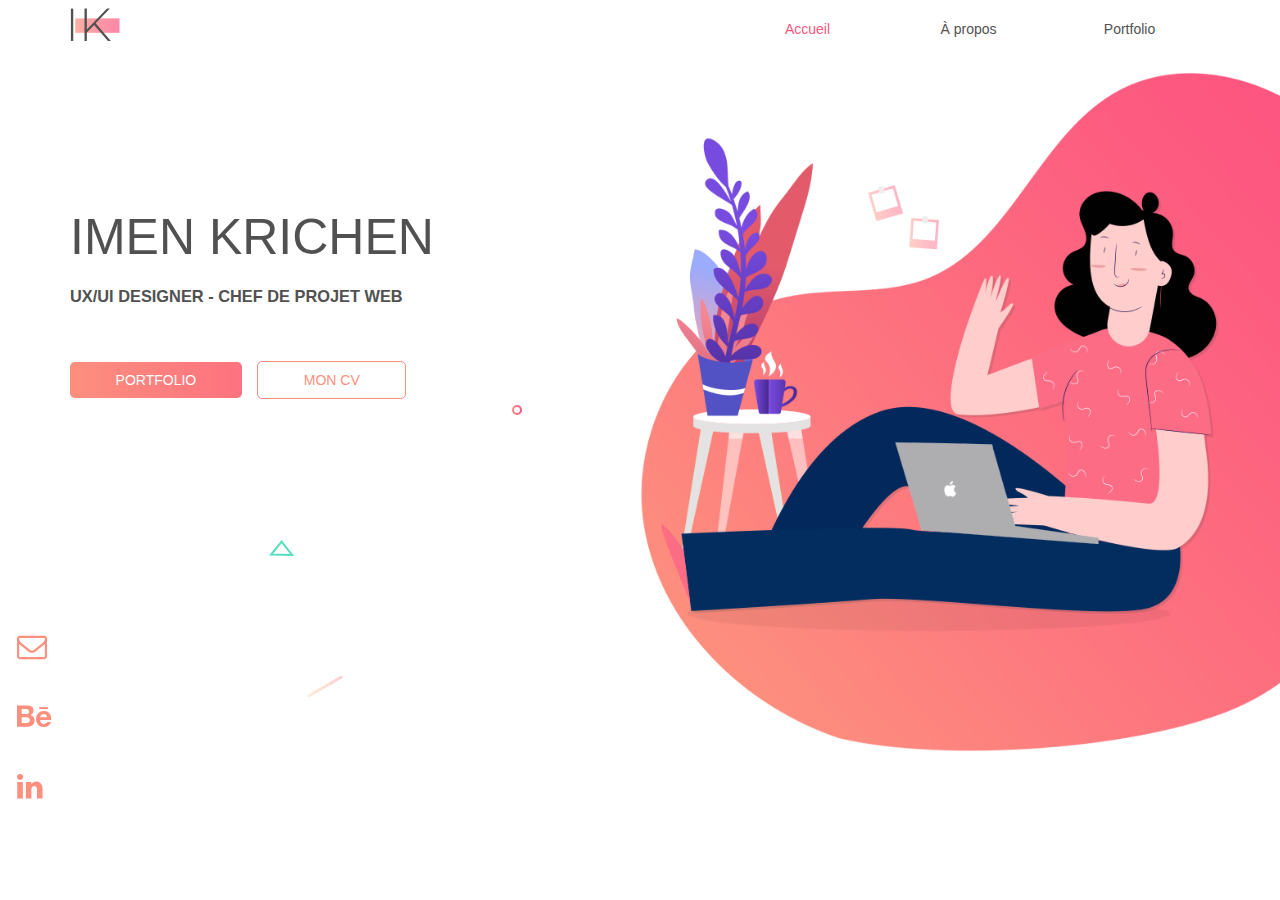
<file: index.html>
<!DOCTYPE html>
<html xmlns="http://www.w3.org/1999/xhtml" xml:lang="fr" lang="fr">
	<head>
		<meta charset="UTF-8" />
		<title>PORTFOLIO - IMEN KRICHEN</title>
		<link rel="shortcut icon" type="image/png" href="images/favicon.png" />
		<link rel="stylesheet" href="fonts/font-awesome/css/font-awesome.min.css">
		<link href="css/style.css" rel="stylesheet" type="text/css">
	</head>
	<body>
		<header class="container">
			<a href="index.html" title="Accueil" class="lienMenu"><img src="images/logo.svg" alt="logo"></a>
			<nav>
				<input type="checkbox" class="menu-checkbox menu-btn" id="menu-btn" />
				<label class="menu-icon" for="menu-btn"><span class="fa fa-bars"></span></label>
				<ul class="menu">
					<li><a href="index.html" title="Accueil" class="lienMenu menuActif">Accueil</a></li>
					<li><a href="Apropos.html" title="Àpropos" class="lienMenu">À propos</a></li>
					<li><a href="portfolio.html" title="Portfolio" class="lienMenu">Portfolio</a></li>
				</ul>
			</nav>
		</header>
		<section class="homeBanner">
			<div class="homeBanner--content container">
				<h1 class="text-uppercase">Imen KRICHEN</h1>
				<h3 class="text-uppercase">UX/UI Designer - Chef de projet web </h3>
				<a class="btn-primary" href="portfolio.html"><span>Portfolio</span></a>
				<a class="btn-secondary" href="images/cvIMENKRICHEN.pdf"><span>Mon CV</span></a>

			</div>
		</section>
		<section class="socialIcon">
			<a href="mailto:krichenimen1@gmail.com">
				<i class="fa fa-envelope-o" aria-hidden="true"></i>
			</a>
			<a href="https://www.behance.net/krichenimen">
				<i class="fa fa-behance" aria-hidden="true"></i>
			</a>
			<a href="https://www.linkedin.com/in/imen-krichen/">
				<i class="fa fa-linkedin" aria-hidden="true"></i>
			</a>
		</section>
		<section>
            <img class="shape_1" alt="ShapeAnimation" src="images/shapes/shape_1.svg">
            <img class="shape_2" alt="ShapeAnimation" src="images/shapes/shape_2.svg">
            <img class="shape_3" alt="ShapeAnimation" src="images/shapes/shape_3.svg">
		</section>
	</body>
</html>
</file>
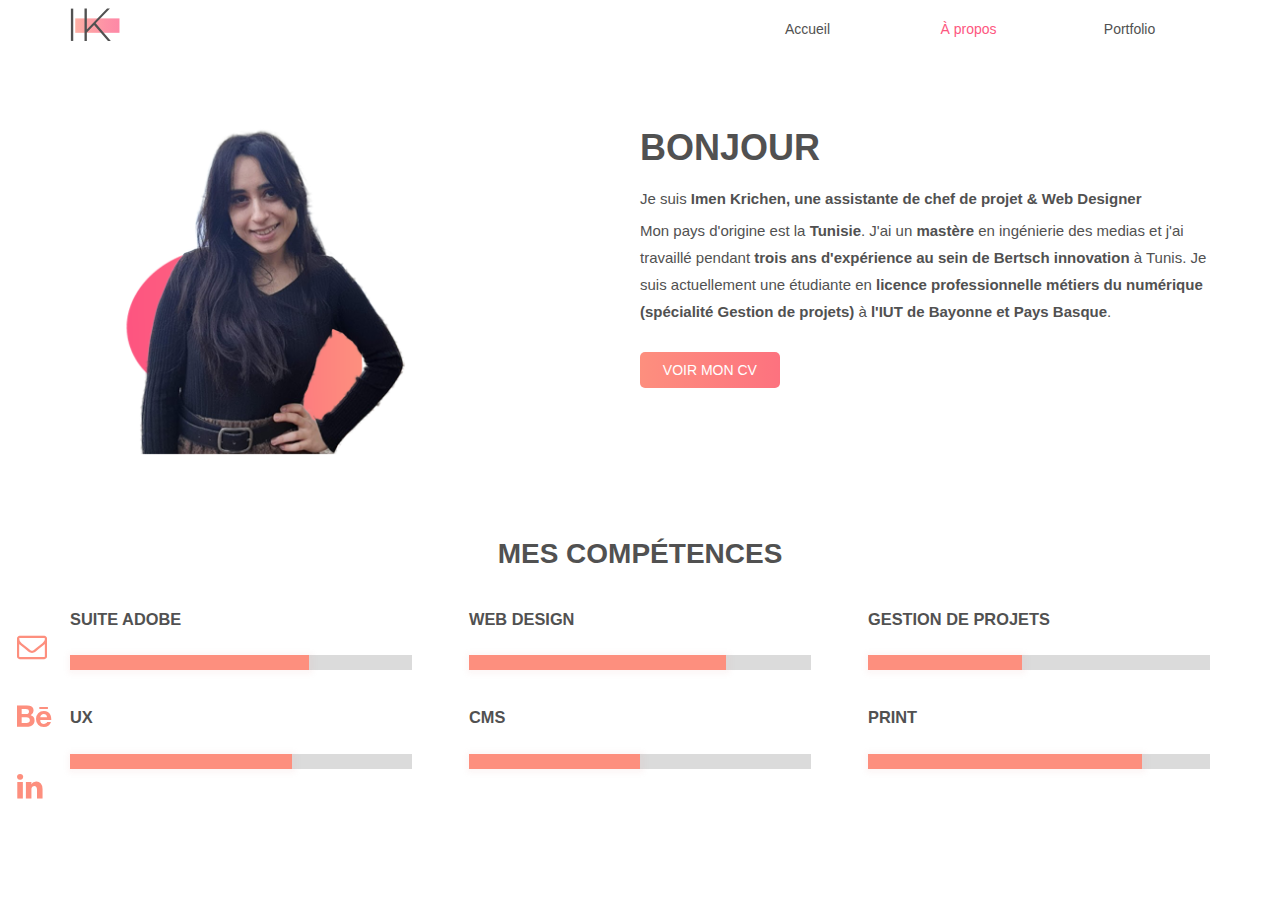
<file: Apropos.html>
<!DOCTYPE html>
<html xmlns="http://www.w3.org/1999/xhtml" xml:lang="fr" lang="fr">
	<head>
		<meta charset="UTF-8" />
		<title>PORTFOLIO - IMEN KRICHEN</title>
		<link rel="shortcut icon" type="image/png" href="images/favicon.png" />
		<link rel="stylesheet" href="fonts/font-awesome/css/font-awesome.min.css">
		<link href="css/style.css" rel="stylesheet" type="text/css">
	</head>
	<body>
		<header class="container">
			<a href="index.html" title="Accueil" class="lienMenu"><img src="images/logo.svg" alt="logo"></a>
			<nav>
				<input type="checkbox" class="menu-checkbox menu-btn" id="menu-btn" />
				<label class="menu-icon" for="menu-btn"><span class="fa fa-bars"></span></label>
				<ul class="menu">
					<li><a href="index.html" title="Accueil" class="lienMenu">Accueil</a></li>
					<li><a href="Apropos.html" title="Àpropos" class="lienMenu menuActif">À
							propos</a></li>
					<li><a href="portfolio.html" title="Portfolio" class="lienMenu">Portfolio</a></li>
				</ul>
			</nav>
		</header>
		<section class="about container">
			<figure class="image-about">
				<img src="images/image-about.png" alt="photo-imen-krichen">
			</figure>
			<article>
				<h1 class="text-uppercase">Bonjour</h1>
				<p>Je suis <b>Imen Krichen, une assistante de chef de projet & Web Designer</b></p>
				<p>Mon pays d'origine est la <b>Tunisie</b>. J'ai un <b>mastère</b> en
					ingénierie des medias et j'ai travaillé pendant <b>trois ans d'expérience
						au sein de Bertsch innovation </b>à Tunis. Je suis actuellement une
					étudiante en <b>licence professionnelle métiers du numérique (spécialité
						Gestion de projets)</b> à <b>l'IUT de Bayonne et Pays Basque</b>.</p>
				<a class="btn-primary" href="images/cvIMENKRICHEN.pdf">Voir mon CV</a>
			</article>
		</section>
		<section class="competences container">
			<h2 class="text-uppercase align-center">mes compétences</h2>
			<ul>
				<li>
					<h3>SUITE ADOBE</h3>
					<progress max="100" value="70"></progress>
				</li>
				<li>
					<h3>WEB DESIGN</h3>
					<progress max="100" value="75"></progress>
				</li>
				<li>
					<h3>GESTION DE PROJETS</h3>
					<progress max="100" value="45"></progress>
				</li>
				<li>
					<h3>UX</h3>
					<progress max="100" value="65"></progress>
				</li>
				<li>
					<h3>CMS</h3>
					<progress max="100" value="50"></progress>
				</li>
				<li>
					<h3>PRINT</h3>
					<progress max="100" value="80"></progress>
				</li>
			</ul>
		</section>
		<section class="socialIcon">
			<a href="mailto:krichenimen1@gmail.com">
				<i class="fa fa-envelope-o" aria-hidden="true"></i>
			</a>
			<a href="https://www.behance.net/krichenimen">
				<i class="fa fa-behance" aria-hidden="true"></i>
			</a>
			<a href="https://www.linkedin.com/in/imen-krichen/">
				<i class="fa fa-linkedin" aria-hidden="true"></i>
			</a>
		</section>
	</body>
</html>
</file>
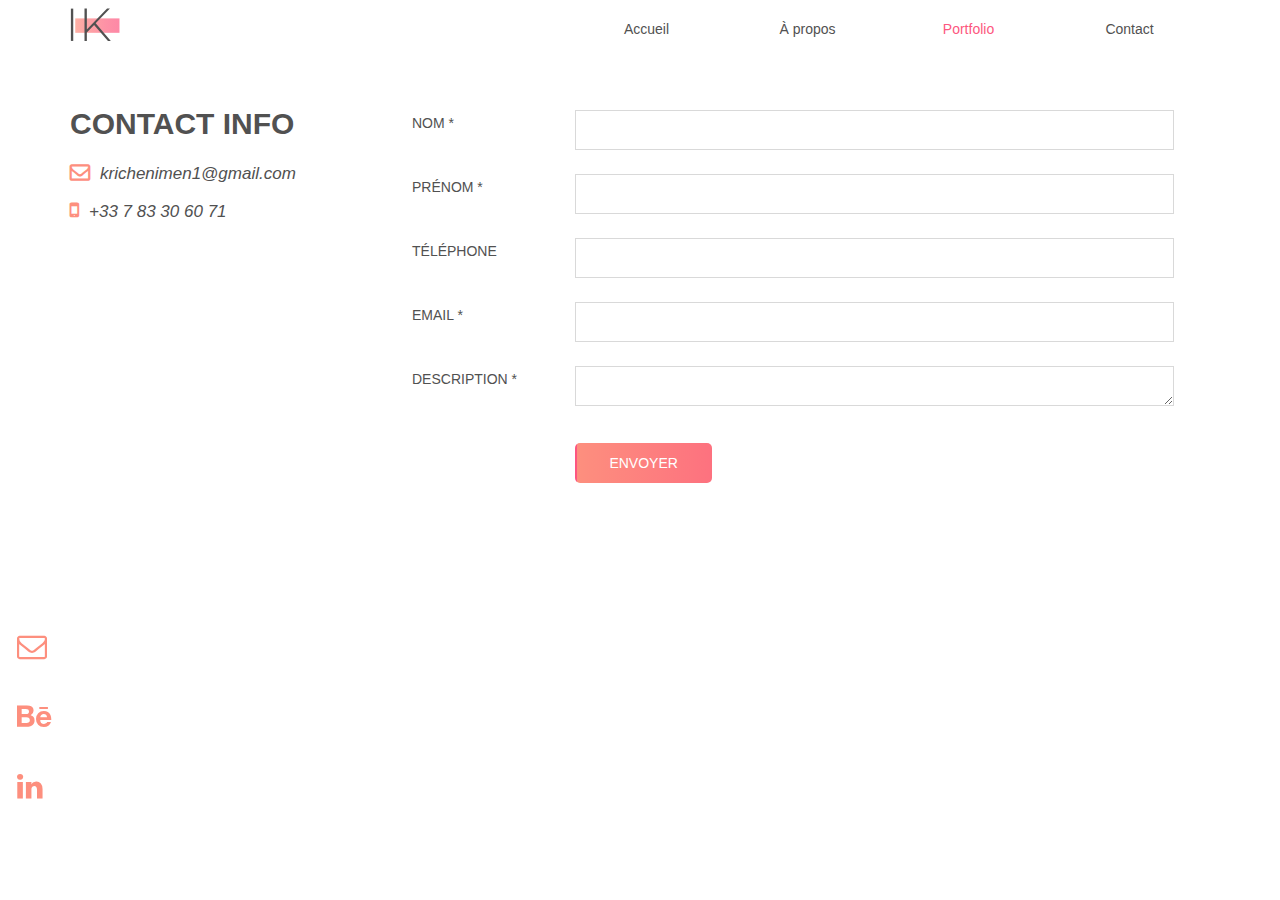
<file: contact.html>
<!DOCTYPE html>
<html xmlns="http://www.w3.org/1999/xhtml" xml:lang="fr" lang="fr">
	<head>
		<meta charset="UTF-8" />
		<title>PORTFOLIO - IMEN KRICHEN</title>
		<link rel="shortcut icon" type="image/png" href="images/favicon.png" />
		<link rel="stylesheet" href="fonts/font-awesome/css/font-awesome.min.css">
		<link href="css/style.css" rel="stylesheet" type="text/css">
	</head>
	<body>
		<header class="container">
			<a href="index.html" title="Accueil" class="lienMenu"><img src="images/logo.svg" alt="logo"></a>
			<nav>
				<input type="checkbox" class="menu-checkbox menu-btn" id="menu-btn" />
				<label class="menu-icon" for="menu-btn"><span class="fa fa-bars"></span></label>
				<ul class="menu">
					<li><a href="index.html" title="Accueil" class="lienMenu">Accueil</a></li>
					<li><a href="Apropos.html" title="Àpropos" class="lienMenu">À propos</a></li>
					<li><a href="portfolio.html" title="Portfolio" class="lienMenu menuActif">Portfolio</a></li>
					<li><a href="contact.html" title="Contact" class="lienMenu">Contact</a></li>
				</ul>
			</nav>
		</header>
		<section class="contact container">
			<div class="contact-info">
				<h1 class="text-uppercase">CONTACT INFO</h1>
				<address>
					<a href="mailto:krichenimen1@gmail.com"><i class="fa fa-envelope-o"
							aria-hidden="true"></i>krichenimen1@gmail.com</a><br>
					<a href="tel:+33783306071"><i class="fa fa-mobile" aria-hidden="true"></i>+33
						7 83 30 60 71</a>
				</address>
			</div>
			<form action="contact.php" method="post">
				<label for="nom">nom * </label>
				<input type="text" name="nom" id="nom" />

				<label for="prenom">prénom * </label>
				<input type="text" name="prenom" id="prenom" />

				<label for="tel">téléphone </label>
				<input type="tel" name="tel" id="tel" />

				<label for="mail">email * </label>
				<input type="email" name="mail" id="mail" />

				<label for="description">description *</label>
				<textarea name="description" id="description" rows="6"></textarea>

				<label></label>
				<input class="btn-primary" type="submit" value="envoyer" />
			</form>
		</section>
		<section class="socialIcon">
			<a href="mailto:krichenimen1@gmail.com">
				<i class="fa fa-envelope-o" aria-hidden="true"></i>
			</a>
			<a href="https://www.behance.net/krichenimen">
				<i class="fa fa-behance" aria-hidden="true"></i>
			</a>
			<a href="https://www.linkedin.com/in/imen-krichen/">
				<i class="fa fa-linkedin" aria-hidden="true"></i>
			</a>
		</section>
	</body>
</html>
</file>
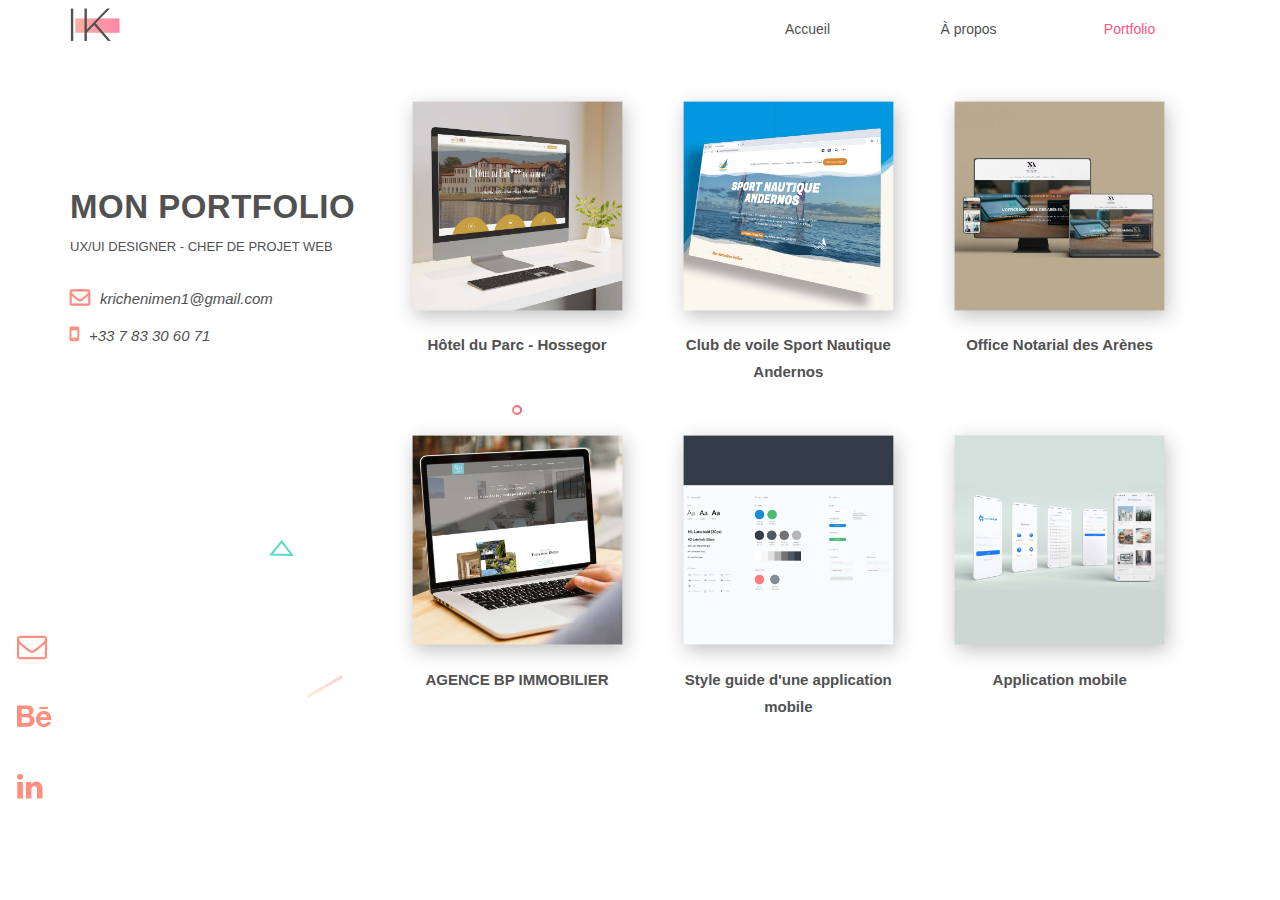
<file: portfolio.html>
<!DOCTYPE html>
<html xmlns="http://www.w3.org/1999/xhtml" xml:lang="fr" lang="fr">
	<head>
		<meta charset="UTF-8" />
		<title>PORTFOLIO - IMEN KRICHEN</title>
		<link rel="shortcut icon" type="image/png" href="images/favicon.png" />
		<link rel="stylesheet" href="fonts/font-awesome/css/font-awesome.min.css">
		<link href="css/style.css" rel="stylesheet" type="text/css">
	</head>
	<body>
		<header class="container">
			<a href="index.html" title="Accueil" class="lienMenu"><img src="images/logo.svg" alt="logo"></a>
			<nav>
				<input type="checkbox" class="menu-checkbox menu-btn" id="menu-btn" />
				<label class="menu-icon" for="menu-btn"><span class="fa fa-bars"></span></label>
				<ul class="menu">
					<li><a href="index.html" title="Accueil" class="lienMenu">Accueil</a></li>
					<li><a href="Apropos.html" title="Àpropos" class="lienMenu">À propos</a></li>
					<li><a href="portfolio.html" title="Portfolio" class="lienMenu menuActif">Portfolio</a></li>
				</ul>
			</nav>
		</header>
		<section class="container __display-flex ">
			<div class="homeBanner--content portfolio--title">
				<h2 class="text-uppercase">Mon Portfolio </h2>
				<h3 class="text-uppercase">UX/UI Designer - Chef de projet web </h3>
				<div class="contact-info">
					<address>
						<a href="mailto:krichenimen1@gmail.com"><i class="fa fa-envelope-o"
								aria-hidden="true"></i>krichenimen1@gmail.com</a><br>
						<a href="tel:+33783306071"><i class="fa fa-mobile" aria-hidden="true"></i>+33
							7 83 30 60 71</a>
					</address>
				</div>
			</div>
			<section class="portfolio">
				<ul class="listwork">
					<li class="work"><!-- work 1 -->
						<figure>
							<a href="https://hotelparc-hossegor.com/" target="_blanck"><img src="images/image1.jpg" alt="Hôtel du Parc - Hossegor" /></a>
							<figcaption>Hôtel du Parc - Hossegor</figcaption>
						</figure>
					</li>
					<li class="work"><!-- work 2 -->
						<figure>
							<a href="http://www.dev.snandernos.com/" target="_blanck"><img src="images/image2.jpg" alt="Club de voile Sport Nautique Andernos" /></a>
							<figcaption>Club de voile Sport Nautique Andernos</figcaption>
						</figure>
					</li>
					<li class="work"><!-- work 3 -->
						<figure>
							<a href="https://www.office-desarenes-notaires.fr/" target="_blanck"><img src="images/image3.jpg" alt="Office Notarial des Arènes" /></a>
							<figcaption>Office Notarial des Arènes</figcaption>
						</figure>
					</li>
					<li class="work"><!-- work 4 -->
						<figure>
							<a href="https://www.bpimmobilier6440.fr/" target="_blanck"><img src="images/image4.jpg" alt="AGENCE BP IMMOBILIER" /></a>
							<figcaption>AGENCE BP IMMOBILIER</figcaption>
						</figure>
					</li>
					<li class="work"><!-- work 5 -->
						<figure>
							<img src="images/image5.jpg" alt="style guide" />
							<figcaption>Style guide d'une application mobile</figcaption>
						</figure>
					</li>
					<li class="work"><!-- work 6 -->
						<figure>
							<img src="images/image6.jpg" alt="Application mobile" />
							<figcaption>Application mobile</figcaption>
						</figure>
					</li>
				</ul>
			</section>
		</section>
		
		<section>
            <img class="shape_1" alt="ShapeAnimation" src="images/shapes/shape_1.svg">
            <img class="shape_2" alt="ShapeAnimation" src="images/shapes/shape_2.svg">
            <img class="shape_3" alt="ShapeAnimation" src="images/shapes/shape_3.svg">
		</section>
		<section class="socialIcon">
			<a href="mailto:krichenimen1@gmail.com">
				<i class="fa fa-envelope-o" aria-hidden="true"></i>
			</a>
			<a href="https://www.behance.net/krichenimen">
				<i class="fa fa-behance" aria-hidden="true"></i>
			</a>
			<a href="https://www.linkedin.com/in/imen-krichen/">
				<i class="fa fa-linkedin" aria-hidden="true"></i>
			</a>
		</section>
	</body>
</html>
</file>
<file: css/style.css>
*,
::after,
::before {
    box-sizing: border-box;
}
body {
    margin: 0;
    font-size: 14px;
    line-height: 27px;
    font-weight: 300;
    font-family: "Roboto", sans-serif;
    color: #515151;
}

a {
    text-decoration: none;
    color: #515151 !important;
}
a:hover, a:focus, a:active{
    color: #fd5780 !important;
}
/* header */
header {
    display: flex;
    align-items: center;
    justify-content: space-between;
}
nav {
    width: 60%;
}
.btn-primary, .btn-primary:hover{
    color: #fff !important;
}

.menu {
    width: 100%;
    display: flex;
    justify-content: end;
}
.menu li {
    width: 25%;
    color: #515151 !important;
    text-align: center;
    list-style-type: none;
}
.lienMenu:hover,
.menuActif {
    color: #fd5780 !important;
}

header .menu-icon {
    cursor: pointer;
    display: flex;
    justify-content: flex-end;
    padding: 28px 20px;
    position: relative;
    user-select: none;
}

header .menu-icon .fa-bars {
    background: #fd5780;
    display: block;
    height: 2px;
    position: relative;
    transition: background 0.2s ease-out;
    width: 18px;
}

header .menu-icon .fa-bars:before,
header .menu-icon .fa-bars:after {
    background: #fd5780;
    content: "";
    display: block;
    height: 100%;
    position: absolute;
    transition: all 0.2s ease-out;
    width: 100%;
}

header .menu-icon .fa-bars:before {
    top: 5px;
}

header .menu-icon .fa-bars:after {
    top: -5px;
}

/* menu btn */
header .menu-btn {
    display: none;
}

header .menu-btn:checked ~ .menu {
    max-height: 240px;
}

header .menu-btn:checked ~ .menu-icon .fa-bars {
    background: transparent;
}

header .menu-btn:checked ~ .menu-icon .fa-bars:before {
    transform: rotate(-45deg);
}

header .menu-btn:checked ~ .menu-icon .fa-bars:after {
    transform: rotate(45deg);
}

header .menu-btn:checked ~ .menu-icon:not(.steps) .fa-bars:before,
header .menu-btn:checked ~ .menu-icon:not(.steps) .fa-bars:after {
    top: 0;
}

/* section home */
.homeBanner {
    background: url(../images/banniere.png) no-repeat top center;
    background-position: center;
    background-size: cover;
    min-height: 693px;
}
.homeBanner--content {
    padding-top: 10%;
    color: #515151;
}
.homeBanner--content h1 {
    margin-top: 20px;
    font-size: 50px;
    font-weight: 500;
    line-height: 60px;
    margin-bottom: 1%;
}
.homeBanner--content h2 {
    font-size: 24px;
    font-weight: 300;
    margin: 0px;
    letter-spacing: 0.5px;
}

.homeBanner--content a {
    margin-top: 3%;
}

/* section de reseaux sociaux */
@keyframes animationSocialIcon1 {
    0% {
        transform: translate(0px, 0px) rotate(0deg);
    }
    100% {
        transform: translate(0px, 0px) rotate(360deg);
    }
}
@keyframes animationSocialIcon2 {
    0% {
        transform: translate(0px, 0px) rotate(0deg);
    }
    100% {
        transform: translate(0px, 0px) rotate(-360deg);
    }
}
.socialIcon {
    display: flex;
    flex-direction: column;
    align-items: flex-start;
    position: fixed;
    top: 67%;
    left: 1%;
}

.socialIcon a {
    color: #fd8f7e !important;
    font-size: 30px;
    margin: 28px 6px 12px 4px;
}

.socialIcon a:nth-of-type(1):hover{
    animation: animationSocialIcon1 10s infinite linear; 
}
.socialIcon a:nth-of-type(2):hover{
    animation: animationSocialIcon2 10s infinite linear; 
}
.socialIcon a:nth-of-type(3):hover{
    animation: animationSocialIcon1 10s infinite linear; 
}

/* A propos */
.about {
    display: flex;
    justify-content: space-between;
    padding-top: 4%;
    color: #515151;
}
.about .image-about {
    width: 50%;
    display: flex;
    align-items: center;
}
.about article {
    width: 50%;
}
.about img {
    width: 100%;
    max-width: 400px;
    height: auto;
}
.about h1 {
    font-size: 36px;
}
.about p {
    font-size: 15px;
    font-weight: 400;
}
.about p:nth-of-type(1) {
    margin-bottom: 0;
}
.about p:nth-of-type(2) {
    margin-top: 5px;
}
.about p b {
    font-weight: 700;
}
.about a {
    margin-top: 2%;
}

/* skills */

progress {
    border-radius: 3px;
    height: 15px;
    width: 100%;
}
progress::-webkit-progress-bar {
    background-color: #dbdbdb;
}
progress::-webkit-progress-value {
    background-color: #fd8f7e;
    box-shadow: 1px 1px 5px 3px rgba(221, 170, 170, 0.1);
}
.competences {
    margin-top: 6% !important;
}
.competences h2 {
    font-size: 28px;
}
.competences ul {
    display: flex;
    list-style: none;
    padding: 0;
    flex-wrap: wrap;
    justify-content: space-between;
}
.competences li {
    width: 30%;
    margin-bottom: 1%;
}
/* Contact */
.contact {
    padding-top: 4%;
    display: flex;
    align-items: top;
    justify-content: space-between;
}
.contact h1 {
    text-transform: uppercase;
    margin: 0;
    padding: 0;
    font-size: 30px;
}
.contact-info {
    padding-right: 5%;
    width: 30%;
}
.contact-info a {
    font-size: 17px;
    color: #515151;
    margin: 2% 0;
    display: inline-block;
}

.contact-info a:first-child {
    margin-top: 8%;
}
.contact-info a:hover {
    color: #fd8f7e;
}
.contact-info i {
    font-weight: 700;
    color: #fd8f7e;
    margin-right: 10px;
    font-size: 20px;
}
.contact form {
    width: 70%;
}

.contact input[type="text"],
.contact textarea,
.contact input[type="email"],
.contact input[type="tel"] {
    border: 1px solid rgb(217 217 217);
    padding-left: 18px;
    font-size: 13px;
    background: transparent;
    width: 75%;
    height: 40px;
    padding: 3px 0;
    margin: 12px 0;
    display: inline-block;
}

.contact label {
    text-transform: uppercase;
    font-weight: 500;
    display: inline-block;
    vertical-align: top;
    width: 20%;
    margin: 12px 0;
}

.contact form input[type="text"]:nth-of-type(1),
.contact label:nth-of-type(1) {
    margin-top: 0;
}

.contact input[type="submit"] {
    border-color: transparent;
    margin-top: 2%;
}

/* Portfolio */
.portfolio{
    width: 68%;
    margin-left: 4%;
}
.portfolio--title h2{
    margin-top: 20px;
    font-size: 33px;
    font-weight: 900;
    margin-bottom: 1%;
}
.portfolio--title h3{
    font-size: 13px;
    font-weight: 400;
    margin-bottom: 1%;
}
.portfolio--title .contact-info{
    width: 100%;
}
.portfolio--title .contact-info a {
    font-size: 15px;
}
.listwork {
    display: flex;
    list-style: none;
    padding: 0;
    flex-wrap: wrap;
    justify-content: space-between;
    margin-top: 4%;
    
}
.work {
    width: 30%;
    margin-bottom: 5%;
}
figure {
    margin: 0px;
}
.listwork figure img {
    width: 100%;
    height: auto;
    -webkit-transform: scale(0.9);
    transform: scale(0.9);
    -webkit-transition: 0.3s ease-in-out;
    transition: 0.3s ease-in-out;
    box-shadow: 3px 6px 20px 0px #23222247;
}
figcaption {
    font-size: 15px;
    font-weight: 600;
    text-align: center;
}

.listwork figure img:hover {
    -webkit-transform: scale(1);
    transform: scale(1);
}
/* utils */
.text-uppercase {
    text-transform: uppercase;
}
.btn-primary {
    display: inline-block;
    background: linear-gradient(to right, #fd8f7e 0%, #fd5580 100%);
    color: #fff;
    font-weight: 500;
    font-size: 14px;
    padding: 0 4%;
    line-height: 36px;
    text-align: center;
    text-transform: uppercase;
    border-radius: 5px;
    background-size: 200% auto;
    cursor: pointer;
}
.btn-primary:hover {
    background: linear-gradient(to right, #f17c6a 0%, #ca2650 100%);
}
.btn-secondary{
    display: inline-block;
    color: #fff;
    font-weight: 500;
    font-size: 14px;
    padding: 0 4%;
    line-height: 36px;
    text-align: center;
    text-transform: uppercase;
    border-radius: 5px;
    background-size: 200% auto;
    cursor: pointer;
    border: 1px solid #fd8f7e;
    background: transparent;
    color: #fd8f7e !important;
    margin-left: 1%;
}
.align-center {
    text-align: center;
}

.container {
    margin: 0 auto;
    width: 100%;
}

/* shapes animation */
@keyframes animationFramesOne {
    0% {
        transform: translate(0px, 0px) rotate(0deg);
    }
    20% {
        transform: translate(73px, -1px) rotate(36deg);
    }
    40% {
        transform: translate(141px, 72px) rotate(72deg);
    }
    60% {
        transform: translate(83px, 122px) rotate(108deg);
    }
    80% {
        transform: translate(-40px, 72px) rotate(144deg);
    }
    100% {
        transform: translate(0px, 0px) rotate(0deg);
    }
}

.shape_1 {
    position: absolute;
    top: 45%;
    left: 40%;
    animation: animationFramesOne 15s infinite linear;
}
.shape_2 {
    position: absolute;
    top: 60%;
    left: 21%;
    animation: animationFramesOne 25s infinite linear;
}
.shape_3 {
    position: absolute;
    top: 75%;
    left: 24%;
    animation: animationFramesOne 30s infinite linear;
}
/* responsive */
@media (max-width: 576px) {
    .container {
        max-width: 400px;
    }
}
@media (min-width: 576px) {
    .container {
        max-width: 500px;
    }
}
@media (min-width: 768px) {
    .container {
        max-width: 650px;
    }
}
@media (min-width: 992px) {
    .container {
        max-width: 900px;
    }
}
@media (min-width: 1200px) {
    .container {
        max-width: 1140px;
    }
}

@media (max-width: 992px) {
    .socialIcon a {
        font-size: 30px;
    }
    .socialIcon {
        top: 60%;
    }
}
@media (max-width: 768px) {
    .portfolio--title{
        display: none;
    }
    .portfolio{
        width: 100%;
        margin-left: 0;
    }
}
@media (max-width: 992px) {
    .contact {
        display: block;
    }
    .contact form,
    .contact-info {
        width: 100%;
    }
    .contact form {
        margin-top: 8%;
    }
    .contact-info a:first-child {
        margin-top: 3%;
    }
    .contact label {
        font-size: 11px;
    }
}

@media (max-width: 992px) {
    .homeBanner {
        background: url(../images/banniere-sm.png) no-repeat top center;
        background-position: center;
        background-size: cover;
        min-height: 693px;
    }
}
@media (max-width: 600px) {
    .homeBanner {
        background: none;
    }
}

/* hamburger menu bar */
@media (max-width: 992px) {
    .menu {
        display: none;
        border: 1px solid #eee;
        padding: 0;
    }
    .menu-checkbox:checked ~ .menu {
        display: block;
    }
    .menu li {
        display: block;
        margin: 0 auto;
        padding-bottom: 7%;
    }
}
@media (min-width: 992px) {
    .menu-icon {
        display: none !important;
    }
}
@media screen and (min-width: 576px) and (max-width: 992px) {
    .competences li {
        width: 45%;
    }
}
@media (max-width: 575px) {
    .competences li {
        width: 100%;
    }
}

@media (max-width: 992px) {
    .work {
        width: 45%;
    }
}
@media (max-width: 576px) {
    .work {
        width: 100%;
    }
}

/* change scroll*/
::-webkit-scrollbar {
    width: 12px;
}
::-webkit-scrollbar-track {
    background: #f1f1f1;
}
::-webkit-scrollbar-thumb {
    background: linear-gradient(to right, #fd8f7e 0%, #fd5580 100%);
}

.__display-flex{
    display: flex;
}
</file>
